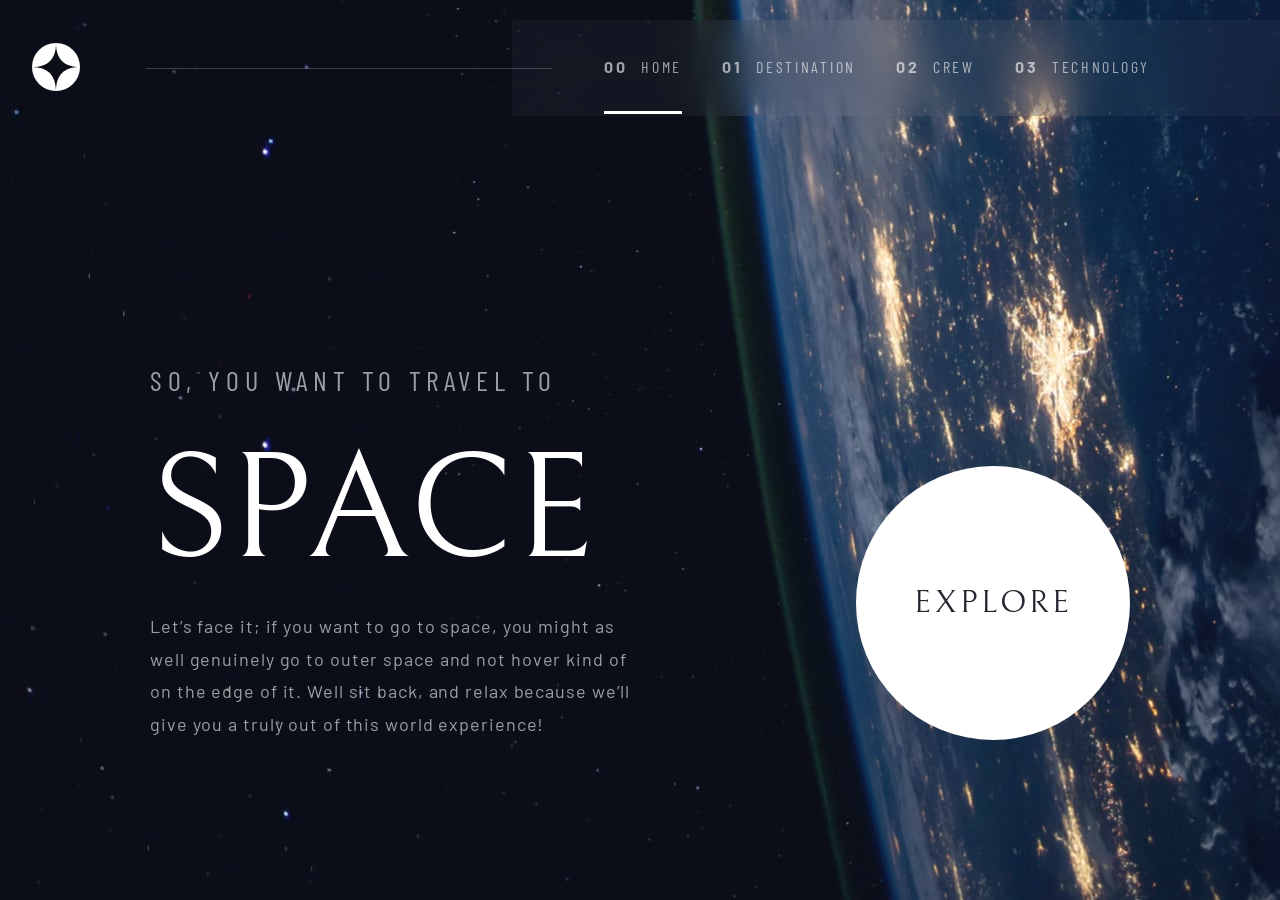
<file: FINAL SPACE-main/index.html>
<!DOCTYPE html>
<html lang="en">
<head>
  <meta charset="UTF-8">
  <meta name="viewport" content="width=device-width, initial-scale=1.0">

  <link rel="icon" type="image/png" sizes="32x32" href="./assets/favicon-32x32.png">
  
  <!-- fonts -->
  <link rel="preconnect" href="https://fonts.googleapis.com">
  <link rel="preconnect" href="https://fonts.gstatic.com" crossorigin>
  <link href="https://fonts.googleapis.com/css2?family=Barlow&family=Barlow+Condensed&family=Bellefair&display=swap" rel="stylesheet"> 

  <title>Frontend Mentor | Space tourism website</title>

  <link rel="stylesheet" href="./styles/style.css">

  <script src="https://ajax.googleapis.com/ajax/libs/jquery/3.5.1/jquery.min.js"></script>

</head>
<body>

  <header>
    <div class="logo">
      <img src='./assets/shared/logo.svg' alt='Space logo'/>
    </div>

    <nav>
      <ul class='navActive'>
        <li><a class='navLink active' href="index.html"><span class='span-number'>00</span> Home</a></li>
        <li><a class='navLink' href="destination-moon.html"><span class='span-number'>01</span> Destination</a></li>
        <li><a class='navLink' href="crew.html"><span class='span-number'>02</span> Crew</a></li>
        <li><a class='navLink' href="technology.html"><span class='span-number'>03</span> Technology</a></li>
      </ul>
    </nav>

    <div id="menuToggle">
        <span></span>
        <span></span>
        <span></span>
    </div>
  </header>

  <section id="space">
   <div>
    <h1 class='fs-h5'>So, you want to travel to</h1>
    <span class='fs-h1'>Space</span>
    <p>Let’s face it; if you want to go to space, you might as well genuinely go to 
      outer space and not hover kind of on the edge of it. Well sit back, and relax 
      because we’ll give you a truly out of this world experience!</p>
  </div>

  <div>
       <a href='destination-moon.html' class="big-btn fs-h4"> Explore</a>
  </div> 

  </section>

  <script src="app.js"></script> 
</body>
</html>
</file>
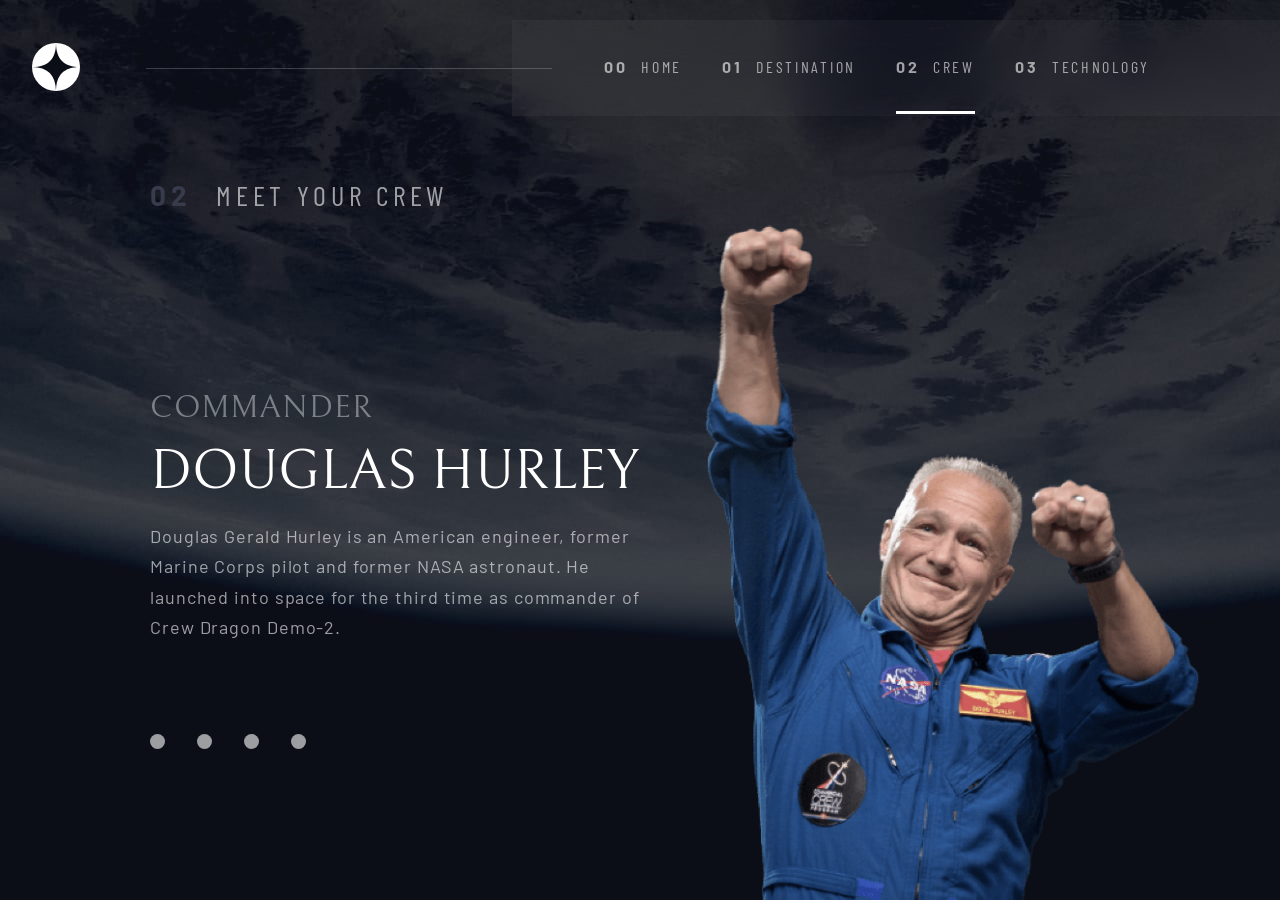
<file: FINAL SPACE-main/crew.html>
<!DOCTYPE html>
<html lang="en">
<head>
  <meta charset="UTF-8">
  <meta name="viewport" content="width=device-width, initial-scale=1.0">

  <title>Space | CREW - Commander</title>

  <link rel="icon" type="image/png" sizes="32x32" href="./assets/favicon-32x32.png">

    <!-- fonts -->
  <link rel="preconnect" href="https://fonts.googleapis.com">
  <link rel="preconnect" href="https://fonts.gstatic.com" crossorigin>
   <link href="https://fonts.googleapis.com/css2?family=Barlow&family=Barlow+Condensed&family=Bellefair&display=swap" rel="stylesheet"> 

  <link rel="stylesheet" href="./styles/style.css">
  <script src="https://ajax.googleapis.com/ajax/libs/jquery/3.5.1/jquery.min.js"></script>
  
</head>
<body>
  <header>
    <div class="logo">
      <img src='./assets/shared/logo.svg' alt='Space logo'/>
    </div>

    <nav>
      <ul>
        <li><a class='navLink' href="./index.html"><span class='span-number'>00</span> Home</a></li>
        <li><a class='navLink' href="./destination-moon.html"><span class='span-number'>01</span> Destination</a></li>
        <li><a class='navLink active' href="./crew.html"><span class='span-number'>02</span> Crew</a></li>
        <li><a class='navLink' href="technology.html"><span class='span-number'>03</span> Technology</a></li>
      </ul>
    </nav>

    <div id="menuToggle">
        <span></span>
        <span></span>
        <span></span>
    </div>
  </header>

  <section class="crew">
    <h1 class='fs-h5 uppercase pageTitle'> <span class='span-number'>02 </span> Meet your crew</h1>

    <div class='outer-container'>
      <div class='container'>
  
         <div>
          <img class='crew-img-small img' src='assets/crew/image-douglas-hurley.png' alt='Commander Douglas Hurley'/> 
          <hr/>
        </div>
     
        <div>
          <h2 class='fs-h4 uppercase title'> Commander</h2>
          <h3 class='fs-h3 uppercase subtitle'>Douglas Hurley</h3> 
          <p class='fs-18px text'>
            Douglas Gerald Hurley is an American engineer, former Marine Corps pilot 
            and former NASA astronaut. He launched into space for the third time as 
            commander of Crew Dragon Demo-2.
          </p>
        </div>
      
        <div>
          <nav class='nav-dots'>
            <ul>
              <li class='dotNav-1'><a></a></li>
              <li class='dotNav-2'><a></a></li>
              <li class='dotNav-3'><a></a></li>
              <li class='dotNav-4'><a></a></li>
            </ul>
          </nav>
        </div> 
    </div>
     <div class='container'>
       <img class='crew-img-big img2' src='assets/crew/image-douglas-hurley.png' alt='Commander Douglas Hurley'/> 
     </div> 
    </div>
 </section>


 <script src="app.js"></script> 

 <script>
   const changeContentCrew = () => {
    const title = document.querySelector('.title');
    const subtitle = document.querySelector('.subtitle');
    const text = document.querySelector('.text');
    const img = document.querySelector('.img2');
    const imgMobile = document.querySelector('.crew-img-small');

    // crew page
    const dotNav1 = document.querySelector('.dotNav-1');
    const dotNav2 = document.querySelector('.dotNav-2');
    const dotNav3 = document.querySelector('.dotNav-3');
    const dotNav4 = document.querySelector('.dotNav-4');

    dotNav1.addEventListener('click', () => {
        title.textContent = 'Commander';
        subtitle.textContent = 'Douglas Hurley';
        text.textContent = 'Douglas Gerald Hurley is an American engineer, former Marine Corps pilot and former NASA astronaut. He launched into space for the third time as commander of Crew Dragon Demo-2.';
        img.src = 'assets/crew/image-douglas-hurley.png';
        imgMobile.src = 'assets/crew/image-douglas-hurley.png';
        dotNav1.classList.add('active');
        dotNav2.classList.remove('active');
        dotNav3.classList.remove('active');
        dotNav4.classList.remove('active');
    })

    dotNav2.addEventListener('click', () => {
        title.textContent = 'Mission Specialist';
        subtitle.textContent = 'MARK SHUTTLEWORTH';
        text.textContent = 'Mark Richard Shuttleworth is the founder and CEO of Canonical, the company behind the Linux-based Ubuntu operating system. Shuttleworth became the first South African to travel to space as a space tourist.';
        img.src = 'assets/crew/image-mark-shuttleworth.png';
        imgMobile.src = 'assets/crew/image-mark-shuttleworth.png';
        dotNav1.classList.remove('active');
        dotNav2.classList.add('active');
        dotNav3.classList.remove('active');
        dotNav4.classList.remove('active');
    })

    dotNav3.addEventListener('click', () => {
        title.textContent = 'PILOT';
        subtitle.textContent = 'Victor Glover';
        text.textContent = 'Pilot on the first operational flight of the SpaceX Crew Dragon to the International Space Station. Glover is a commander in the U.S. Navy where he pilots an F/A-18.He was a crew member of Expedition 64, and served as a station systems flight engineer. ';
        img.src = 'assets/crew/image-victor-glover.png';
        imgMobile.src = 'assets/crew/image-victor-glover.png';
        dotNav1.classList.remove('active');
        dotNav2.classList.remove('active');
        dotNav3.classList.add('active');
        dotNav4.classList.remove('active');
    })

    dotNav4.addEventListener('click', () => {
        title.textContent = 'Flight Engineer';
        subtitle.textContent = 'Anousheh Ansari';
        text.textContent = 'Anousheh Ansari is an Iranian American engineer and co-founder of Prodea Systems. Ansari was the fourth self-funded space tourist, the first self-funded woman to fly to the ISS, and the first Iranian in space. ';
        img.src = 'assets/crew/image-anousheh-ansari.png';
        imgMobile.src = 'assets/crew/image-anousheh-ansari.png';
        dotNav1.classList.remove('active');
        dotNav2.classList.remove('active');
        dotNav3.classList.remove('active');
        dotNav4.classList.add('active');
    })

}

changeContentCrew();
 </script>

</body>
</html>
</file>
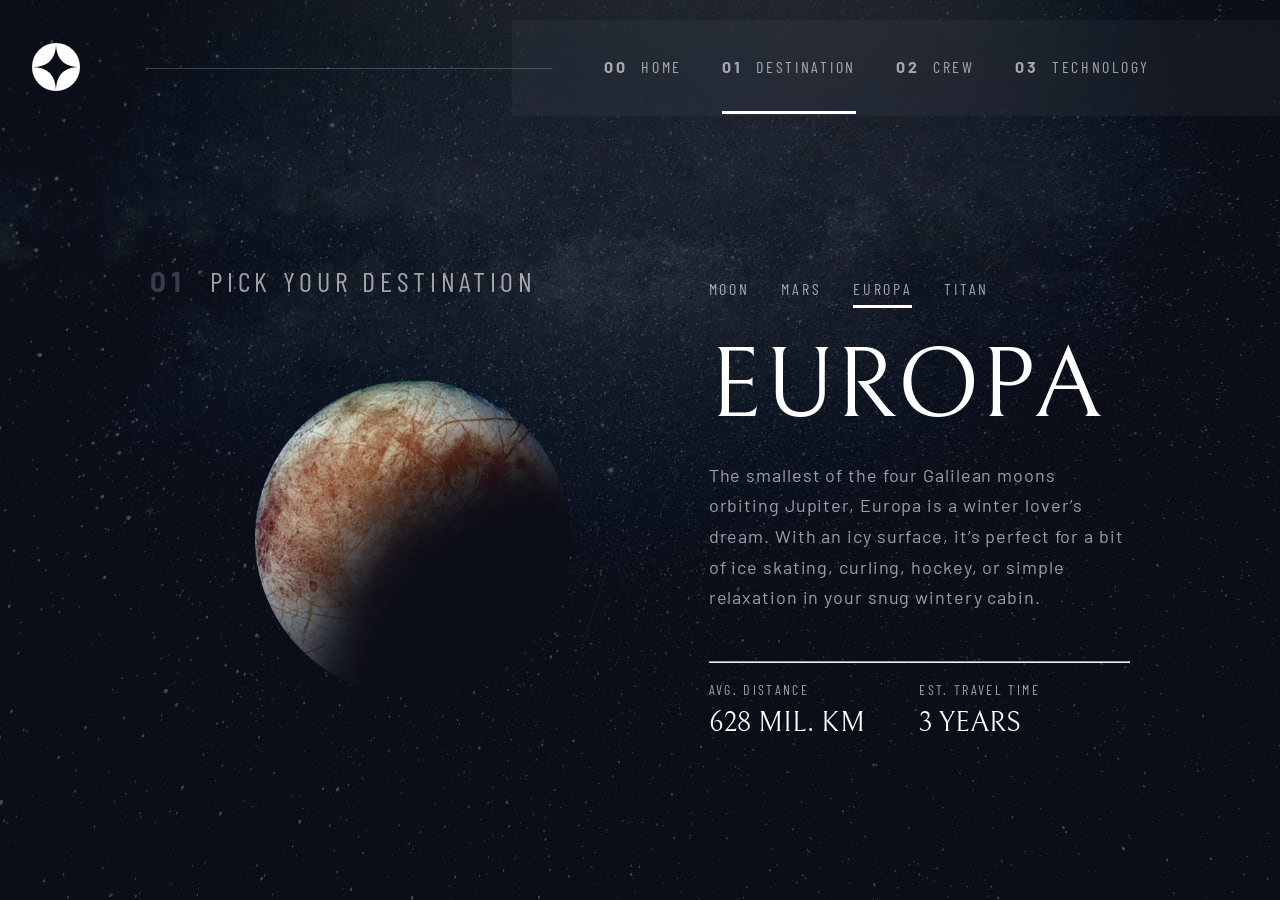
<file: FINAL SPACE-main/destination-europa.html>
<!DOCTYPE html>
<html lang="en">
<head>
  <meta charset="UTF-8">
  <meta name="viewport" content="width=device-width, initial-scale=1.0">

  <title>Space | Destination - Europa</title>

  <link rel="icon" type="image/png" sizes="32x32" href="./assets/favicon-32x32.png">

    <!-- fonts -->
    <link rel="preconnect" href="https://fonts.googleapis.com">
    <link rel="preconnect" href="https://fonts.gstatic.com" crossorigin>
    <link href="https://fonts.googleapis.com/css2?family=Barlow&family=Barlow+Condensed&family=Bellefair&display=swap" rel="stylesheet"> 

  <link rel="stylesheet" href="./styles/style.css">
  <script src="https://ajax.googleapis.com/ajax/libs/jquery/3.5.1/jquery.min.js"></script>

</head>
<body>

  <header>
    <div class="logo">
      <img src='./assets/shared/logo.svg' alt='Space logo'/>
    </div>

    <nav>
      <ul>
        <li><a class='navLink' href="./index.html"><span class='span-number'>00</span> Home</a></li>
        <li><a class='navLink active' href="./destination-moon.html"><span class='span-number'>01</span> Destination</a></li>
        <li><a class='navLink' href="crew.html"><span class='span-number'>02</span> Crew</a></li>
        <li><a class='navLink' href="technology.html"><span class='span-number'>03</span> Technology</a></li>
      </ul>
    </nav>

    <div id="menuToggle">
      <!-- <input type="checkbox" /> -->
        <span></span>
        <span></span>
        <span></span>
    </div>

  </header>

  <section class="destination">
    <div class='container'>
      <h1 class='fs-h5 uppercase'> <span class='span-number'>01 </span> Pick your destination</h1>
      <img id='image' src='assets/destination/image-europa.png' alt='Moon'/>
    </div>
 
   <div class='container'>
     <nav>
       <ul class='uppercase'>
         <li><a href='destination-moon.html'>Moon</a></li>
         <li><a href='destination-mars.html'>Mars</a></li>
         <li><a class='active'  href='destination-europa.html'>Europa</a></li>
         <li><a href="destination-titan.html">Titan</a></li>
       </ul>
     </nav>

     <h2 class='fs-h2 uppercase'>
      Europa
    </h2>

    <p class='fs-18px '>
      The smallest of the four Galilean moons orbiting Jupiter, Europa is a 
      winter lover’s dream. With an icy surface, it’s perfect for a bit of 
      ice skating, curling, hockey, or simple relaxation in your snug 
      wintery cabin.
    </p>
    <hr>

    <div class='destination-data'>
     <div>
        <p class='fs-14px uppercase'>Avg. distance</p>
        <h5 class='fs-h5 uppercase'>  628 mil. km</h5>
      </div> 
      <div>
        <p class=' fs-14px uppercase'>  Est. travel time</p>
        <h5 class='fs-h5 uppercase'>  3 years</h5>
      </div>
 
    </div>

   </div> 
 
 </section>

 <script src="app.js"></script> 
</body>

</html>
</file>
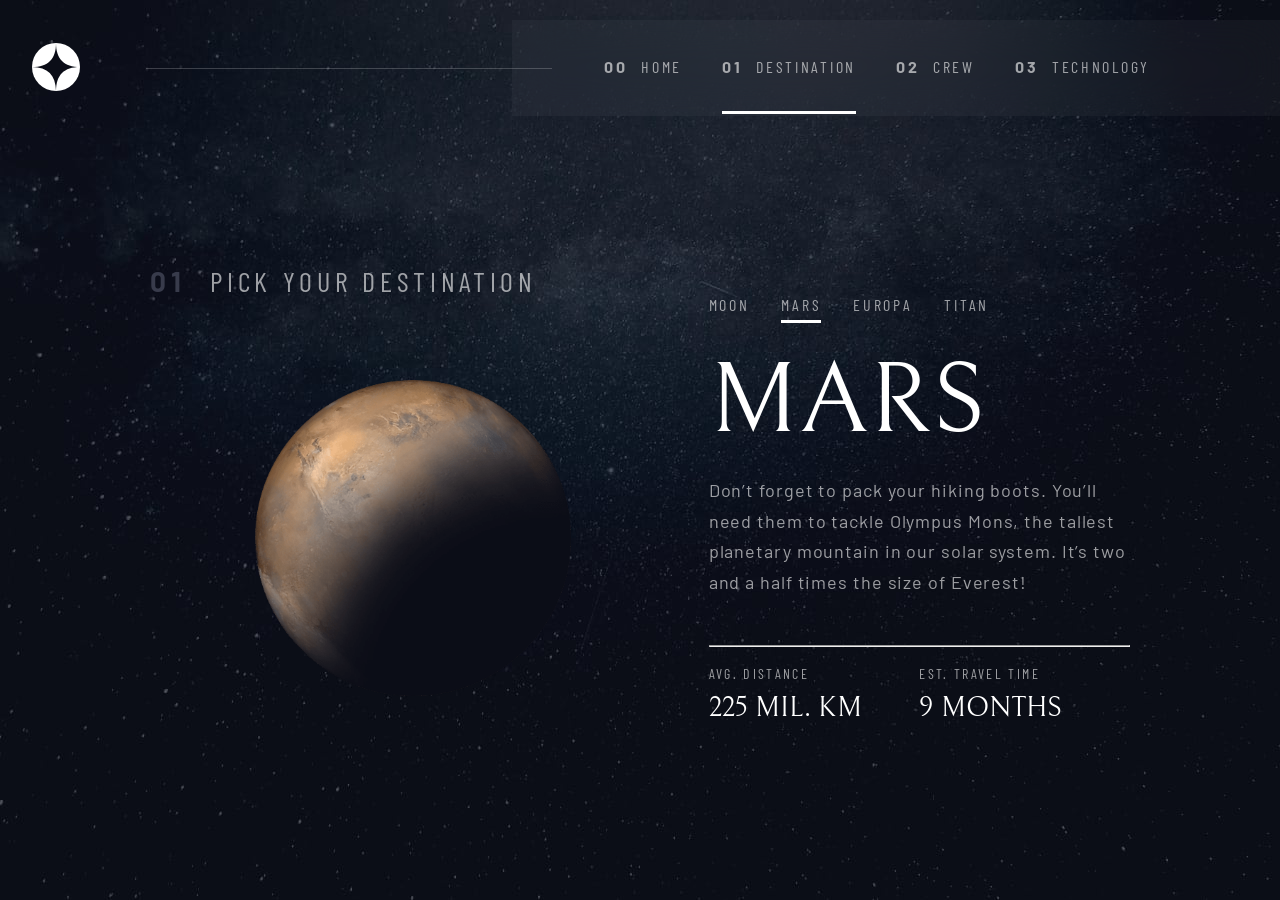
<file: FINAL SPACE-main/destination-mars.html>
<!DOCTYPE html>
<html lang="en">
<head>
  <meta charset="UTF-8">
  <meta name="viewport" content="width=device-width, initial-scale=1.0">

  <title>Space | Destination - Mars</title>

  <link rel="icon" type="image/png" sizes="32x32" href="./assets/favicon-32x32.png">

    <!-- fonts -->
    <link rel="preconnect" href="https://fonts.googleapis.com">
    <link rel="preconnect" href="https://fonts.gstatic.com" crossorigin>
    <link href="https://fonts.googleapis.com/css2?family=Barlow&family=Barlow+Condensed&family=Bellefair&display=swap" rel="stylesheet"> 

  <link rel="stylesheet" href="./styles/style.css">
  
  <script src="https://ajax.googleapis.com/ajax/libs/jquery/3.5.1/jquery.min.js"></script>
</head>
<body>
  <header>
    <div class="logo">
      <img src='./assets/shared/logo.svg' alt='Space logo'/>
    </div>

    <nav>
      <ul>
        <li><a class='navLink' href="./index.html"><span class='span-number'>00</span> Home</a></li>
        <li><a class='navLink active' href="./destination-moon.html"><span class='span-number'>01</span> Destination</a></li>
        <li><a class='navLink' href="crew.html"><span class='span-number'>02</span> Crew</a></li>
        <li><a class='navLink' href="technology.html"><span class='span-number'>03</span> Technology</a></li>
      </ul>
    </nav>

    <div id="menuToggle">
        <span></span>
        <span></span>
        <span></span>
    </div>

  </header>

  <section class="destination">
    <div class='container'>
      <h1 class='fs-h5 uppercase'> <span class='span-number'>01 </span> Pick your destination</h1>
      <img id='image' src='assets/destination/image-mars.png' alt='Mars'/>
    </div>
 
   <div class='container'>
    <nav>
      <ul class='uppercase'>
       <li><a class='navLink ' href='destination-moon.html'>Moon</a></li>
       <li><a class='navLink active' href='destination-mars.html'>Mars</a></li>
       <li><a class='navLink' href='destination-europa.html'>Europa</a></li>
       <li><a class='navLink' href="destination-titan.html">Titan</a></li>
      </ul>
    </nav>

     <h2 class='fs-h2 uppercase'>
      Mars
    </h2>

    <p class='fs-18px '>
      Don’t forget to pack your hiking boots. You’ll need them to tackle Olympus Mons, 
      the tallest planetary mountain in our solar system. It’s two and a half times 
      the size of Everest!
    </p>
    <hr>

    <div class='destination-data'>
     <div>
        <p class='fs-14px uppercase'>Avg. distance</p>
        <h5 class='fs-h5 uppercase'>225 mil. km</h5>
      </div> 
      <div>
        <p class=' fs-14px uppercase'>  Est. travel time</p>
        <h5 class='fs-h5 uppercase'> 9 months
        </h5>
      </div>
 
    </div>

   </div> 
 
 </section>
 
 <script src="app.js"></script> 
</body>

</html>
</file>
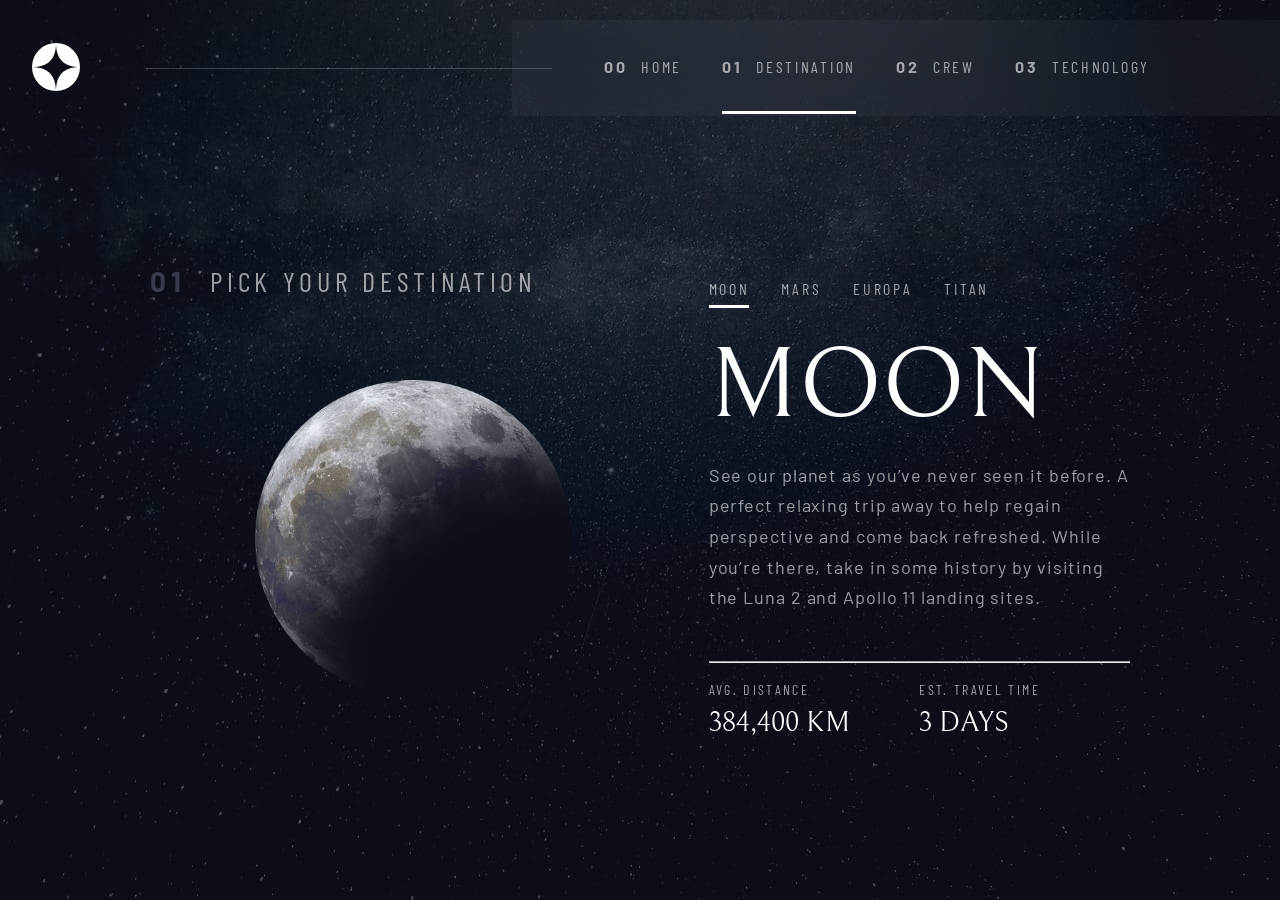
<file: FINAL SPACE-main/destination-moon.html>
<!DOCTYPE html>
<html lang="en">
<head>
  <meta charset="UTF-8">
  <meta name="viewport" content="width=device-width, initial-scale=1.0">

  <link rel="icon" type="image/png" sizes="32x32" href="./assets/favicon-32x32.png">
  
  <title>Space | Destination - Moon</title>
    <!-- fonts -->
    <link rel="preconnect" href="https://fonts.googleapis.com">
    <link rel="preconnect" href="https://fonts.gstatic.com" crossorigin>
    <link href="https://fonts.googleapis.com/css2?family=Barlow&family=Barlow+Condensed&family=Bellefair&display=swap" rel="stylesheet"> 

  <link rel="stylesheet" href="./styles/style.css">
  <script></script>

  <script src="https://ajax.googleapis.com/ajax/libs/jquery/3.5.1/jquery.min.js"></script>
</head>
<body>
  <header>
    <div class="logo">
      <img src='./assets/shared/logo.svg' alt='Space logo'/>
    </div>

    <nav>
      <ul>
        <li><a href="./index.html"><span class='span-number'>00</span> Home</a></li>
        <li><a class='active' href="./destination-moon.html"><span class='span-number'>01</span> Destination</a></li>
        <li><a class='navLink' href="crew.html"><span class='span-number'>02</span> Crew</a></li>
        <li><a href="technology.html"><span class='span-number'>03</span> Technology</a></li>
      </ul>
    </nav>

    <div id="menuToggle">
      <!-- <input type="checkbox" /> -->
        <span></span>
        <span></span>
        <span></span>
    </div>
  </header>

  <section class="destination">

    <div class='container'>
      <h1 class='fs-h5 uppercase pageTitle'> <span class='span-number'>01 </span> Pick your destination</h1>
      <img src='assets/destination/image-moon.png' alt='Moon'/>
    </div>
 
   <div class='container'>
     <nav>
       <ul class='uppercase'>
        <li><a class='active' href='destination-moon.html'>Moon</a></li>
        <li><a href='destination-mars.html'>Mars</a></li>
        <li><a href='destination-europa.html'>Europa</a></li>
        <li><a href="destination-titan.html">Titan</a></li>
       </ul>
     </nav>

     <h2 class='fs-h2 uppercase'>
      Moon
    </h2>

    <p class='fs-18px '>
      See our planet as you’ve never seen it before. A perfect relaxing trip away to help 
      regain perspective and come back refreshed. While you’re there, take in some history 
      by visiting the Luna 2 and Apollo 11 landing sites.

    </p>
    <hr>

    <div class='destination-data'>
     <div>
        <p class='fs-14px uppercase'>Avg. distance</p>
        <h5 class='fs-h5 uppercase'>384,400 km</h5>
      </div> 
      <div>
        <p class=' fs-14px uppercase'>  Est. travel time</p>
        <h5 class='fs-h5 uppercase'>3 days </h5>
      </div>
    </div>
   </div> 
 
 </section>


 <script src="app.js"></script> 
</body>
</html>
</file>
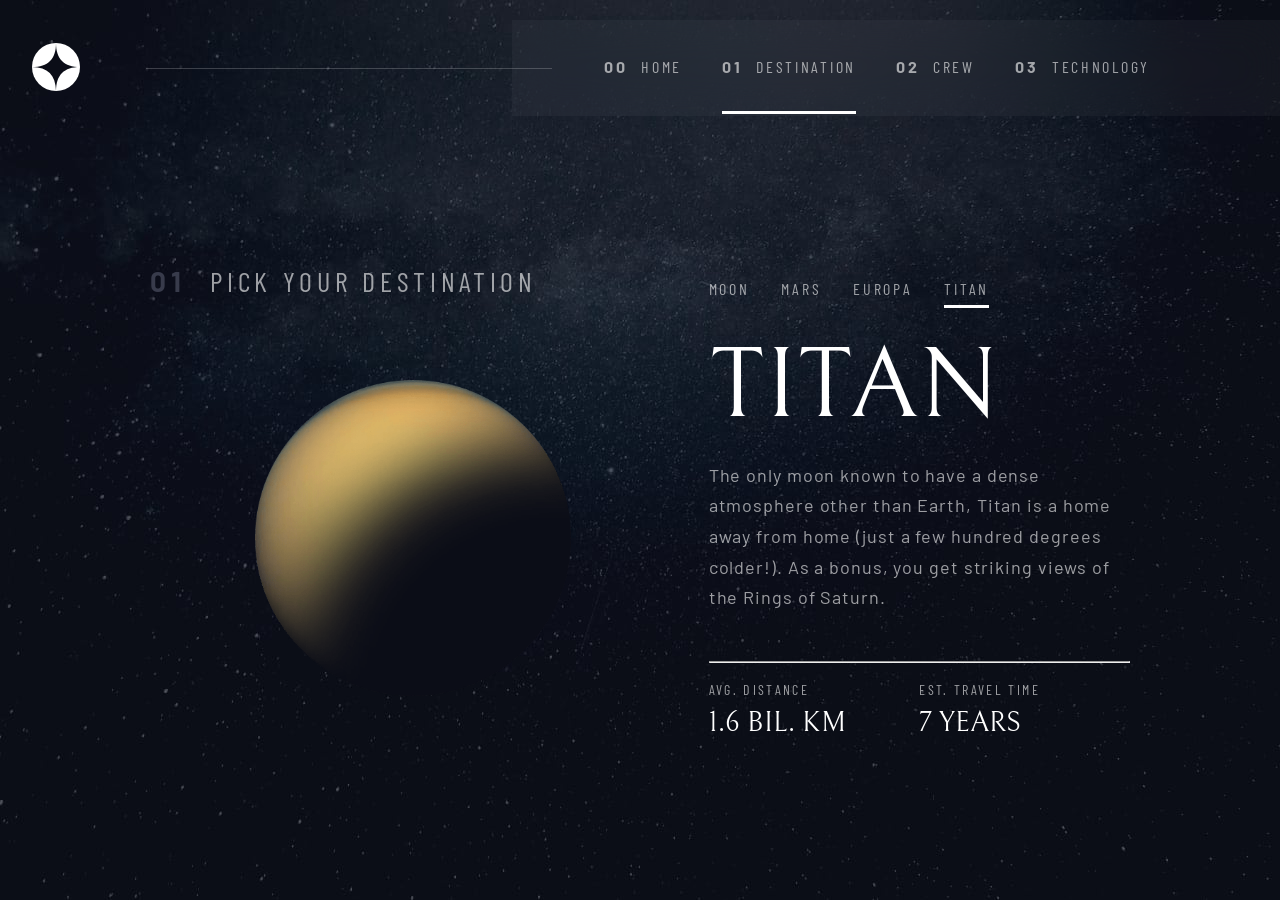
<file: FINAL SPACE-main/destination-titan.html>
<!DOCTYPE html>
<html lang="en">
<head>
  <meta charset="UTF-8">
  <meta name="viewport" content="width=device-width, initial-scale=1.0">
  <title>Space | Destination - Titan</title>
  <link rel="icon" type="image/png" sizes="32x32" href="./assets/favicon-32x32.png">

    <!-- fonts -->
    <link rel="preconnect" href="https://fonts.googleapis.com">
    <link rel="preconnect" href="https://fonts.gstatic.com" crossorigin>
    <link href="https://fonts.googleapis.com/css2?family=Barlow&family=Barlow+Condensed&family=Bellefair&display=swap" rel="stylesheet"> 

  <link rel="stylesheet" href="./styles/style.css">
  <script src="https://ajax.googleapis.com/ajax/libs/jquery/3.5.1/jquery.min.js"></script>

</head>
<body>
  <header>
    <div class="logo">
      <img src='./assets/shared/logo.svg' alt='Space logo'/>
    </div>

    <nav>
      <ul>
        <li><a href="./index.html"><span class='span-number'>00</span> Home</a></li>
        <li><a class='active' href="./destination-moon.html"><span class='span-number'>01</span> Destination</a></li>
        <li><a href="crew.html"><span class='span-number'>02</span> Crew</a></li>
        <li><a href="technology.html"><span class='span-number'>03</span> Technology</a></li>
      </ul>
    </nav>

    <div id="menuToggle">
        <span></span>
        <span></span>
        <span></span>
    </div>
    
  </header>

  <section class="destination">

    <div class='container'>
      <h1 class='fs-h5 uppercase'> <span class='span-number'>01 </span> Pick your destination</h1>
      <img src='assets/destination/image-titan.png' alt='Titan'/>
    </div>
 
   <div class='container'>
     <nav>
       <ul class='uppercase'>
        <li><a href='destination-moon.html'>Moon</a></li>
        <li><a href='destination-mars.html'>Mars</a></li>
        <li><a href='destination-europa.html'>Europa</a></li>
        <li><a class='active' href="'destination-titan.html">Titan</a></li>
       </ul>
     </nav>

     <h2 class='fs-h2 uppercase'>
      Titan
    </h2>

    <p class='fs-18px '>
      The only moon known to have a dense atmosphere other than Earth, Titan 
      is a home away from home (just a few hundred degrees colder!). As a 
      bonus, you get striking views of the Rings of Saturn.
    </p>
    <hr>

    <div class='destination-data'>
     <div>
        <p class='fs-14px uppercase'>Avg. distance</p>
        <h5 class='fs-h5 uppercase'>1.6 bil. km</h5>
      </div> 
      <div>
        <p class=' fs-14px uppercase'>  Est. travel time</p>
        <h5 class='fs-h5 uppercase'>7 years</h5>
      </div>
    </div>
   </div> 
 
 </section>
 
 <script src="app.js"></script> 

</body>
</html>
</file>
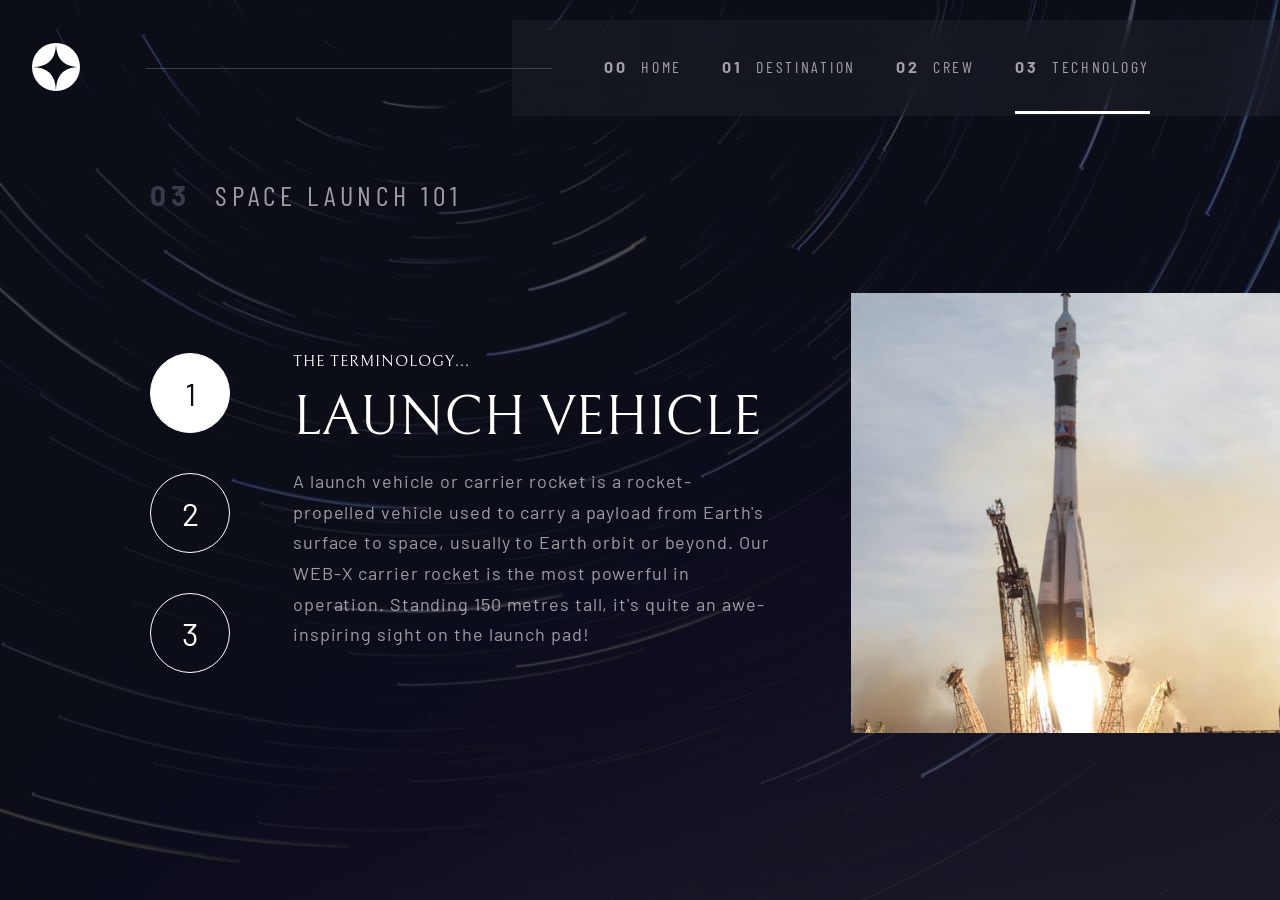
<file: FINAL SPACE-main/technology.html>
<!DOCTYPE html>

<html lang="en">
<head>
  <meta charset="UTF-8">
  <meta name="viewport" content="width=device-width, initial-scale=1.0">

  <link rel="icon" type="image/png" sizes="32x32" href="./assets/favicon-32x32.png">

    <!-- fonts -->
    <link rel="preconnect" href="https://fonts.googleapis.com">
    <link rel="preconnect" href="https://fonts.gstatic.com" crossorigin>
    <link href="https://fonts.googleapis.com/css2?family=Barlow&family=Barlow+Condensed&family=Bellefair&display=swap" rel="stylesheet"> 

  <link rel="stylesheet" href="./styles/style.css">
  <script src="https://ajax.googleapis.com/ajax/libs/jquery/3.5.1/jquery.min.js"></script>
  
  <title>Space | Technology - Lauch Vehicle</title>
</head>
<body>
  <header>
    <div class="logo">
      <img src='./assets/shared/logo.svg' alt='Space logo'/>
    </div>

    <nav>
      <ul>
        <li><a class='navLink' href="./index.html"><span class='span-number'>00</span> Home</a></li>
        <li><a class='navLink' href="./destination-moon.html"><span class='span-number'>01</span> Destination</a></li>
        <li><a class='navLink' href="crew.html"><span class='span-number'>02</span> Crew</a></li>
        <li><a class='navLink active' href="technology.html"><span class='span-number'>03</span> Technology</a></li>
      </ul>
    </nav>

    <div id="menuToggle">
      <!-- <input type="checkbox" /> -->
        <span></span>
        <span></span>
        <span></span>
    </div>
  </header>

  <section class="technology">
    <h1 class='fs-h5 uppercase pageTitle'> <span class='span-number'>03 </span>Space launch 101</h1>

    <div>
      <img class='landscape-img' src='assets/technology/image-launch-vehicle-landscape.jpg' alt=''Space website - technology launch vehicle image/>
    </div>


    <div>
      <div class='container'>
  

        <div class='container-inner'>
          <nav>
            <ul>
              <li class='active nav-tech1'>1</li>
              <li class='nav-tech2'>2</li>
              <li class='nav-tech3'>3</li>
            </ul>
          </nav>
          <div>
            <h2 class='fs-16px uppercase title'>The terminology...</h2>
            <h3 class='fs-h3 uppercase subtitle'>Launch vehicle</h3>
            <p class='fs-18px text'>A launch vehicle or carrier rocket is a rocket-propelled vehicle used to carry a 
              payload from Earth's surface to space, usually to Earth orbit or beyond. Our 
              WEB-X carrier rocket is the most powerful in operation. Standing 150 metres tall, 
              it's quite an awe-inspiring sight on the launch pad!
            </p>

          </div>
        </div>

      </div>
  
      <div class='container'>
      <img class='portrait-img' src='assets/technology/image-launch-vehicle-portrait.jpg' alt='x'/>
      </div> 
    </div>
 
 </section>


 <script src="app.js"></script> 
 <script>

   
const changeContentTech = () => {
    const title = document.querySelector('.title');
    const subtitle = document.querySelector('.subtitle');
    const text = document.querySelector('.text');

    const mobileImg = document.querySelector('.landscape-img');
    const desktopImg = document.querySelector('.portrait-img');


    // technology page
    const navTech1 = document.querySelector('.nav-tech1');
    const navTech2 = document.querySelector('.nav-tech2');
    const navTech3 = document.querySelector('.nav-tech3');

    navTech1.addEventListener('click', () => {
        title.textContent = 'The terminology...';
        subtitle.textContent = 'Launch vehicle';
        text.textContent = `A launch vehicle or carrier rocket is a rocket-propelled vehicle used to carry a payload from Earth's surface to space, usually to Earth orbit or beyond. Our WEB-X carrier rocket is the most powerful in operation. Standing 150 metres tall, it's quite an awe-inspiring sight on the launch pad!`;
        mobileImg.src = 'assets/technology/image-launch-vehicle-landscape.jpg';
        desktopImg .src = 'assets/technology/image-launch-vehicle-portrait.jpg';
        navTech1.classList.add("active");
        navTech2.classList.remove("active");
        navTech3.classList.remove("active");
    })

    navTech2.addEventListener('click', () => {
        title.textContent = 'The terminology...';
        subtitle.textContent = 'Spaceport';
        text.textContent = `A spaceport or cosmodrome is a site for launching (or receiving) spacecraft, by analogy to the seaport for ships or airport for aircraft. Based in the famous Cape Canaveral, our spaceport is ideally situated to take advantage of the Earth’s rotation for launch.`;
        mobileImg.src = 'assets/technology/image-spaceport-landscape.jpg';
        desktopImg .src = 'assets/technology/image-spaceport-portrait.jpg';
        navTech2.classList.add("active");
        navTech1.classList.remove("active");
        navTech3.classList.remove("active");
    })

    navTech3.addEventListener('click', () => {
        title.textContent = 'The terminology...';
        subtitle.textContent = ' Space capsule';
        text.textContent = `  A space capsule is an often-crewed spacecraft that uses a blunt-body reentry 
  capsule to reenter the Earth's atmosphere without wings. Our capsule is where 
  you'll spend your time during the flight. It includes a space gym, cinema, 
  and plenty of other activities to keep you entertained.`;
      mobileImg.src = 'assets/technology/image-space-capsule-landscape.jpg';
      desktopImg .src = 'assets/technology/image-space-capsule-portrait.jpg';
      navTech3.classList.add("active");
      navTech1.classList.remove("active");
      navTech2.classList.remove("active");
    })
}

changeContentTech();

  </script>
</body>
</html>
</file>
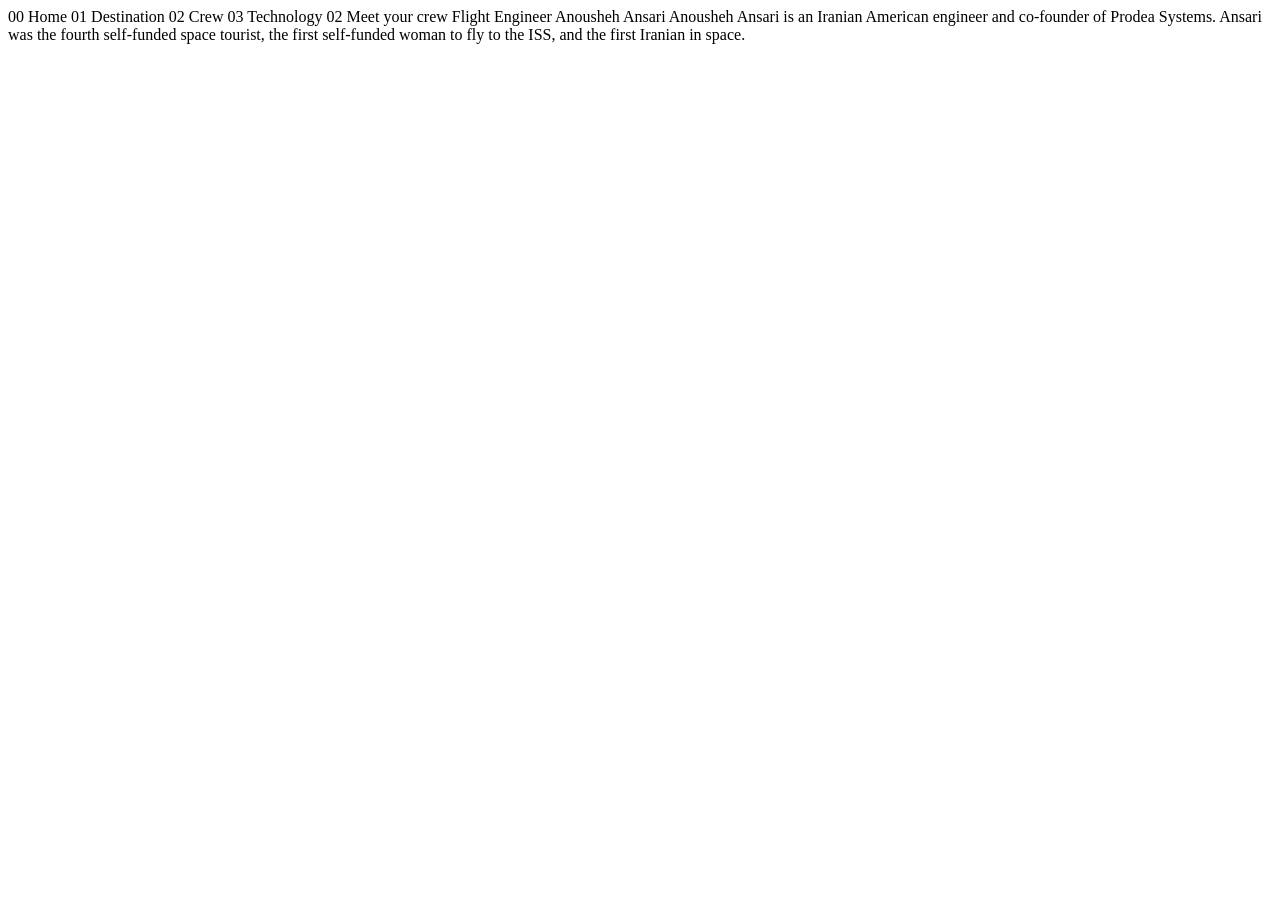
<file: FINAL SPACE-main/pages/crew-engineer.html>
<!DOCTYPE html>
<html lang="en">
<head>
  <meta charset="UTF-8">
  <meta name="viewport" content="width=device-width, initial-scale=1.0">

  <link rel="icon" type="image/png" sizes="32x32" href="./assets/favicon-32x32.png">
  
  <title>Frontend Mentor | Space tourism website</title>
</head>
<body>

  00 Home
  01 Destination
  02 Crew
  03 Technology

  02 Meet your crew

  Flight Engineer
  Anousheh Ansari

  Anousheh Ansari is an Iranian American engineer and co-founder of Prodea Systems. 
  Ansari was the fourth self-funded space tourist, the first self-funded woman to 
  fly to the ISS, and the first Iranian in space. 
</body>
</html>
</file>
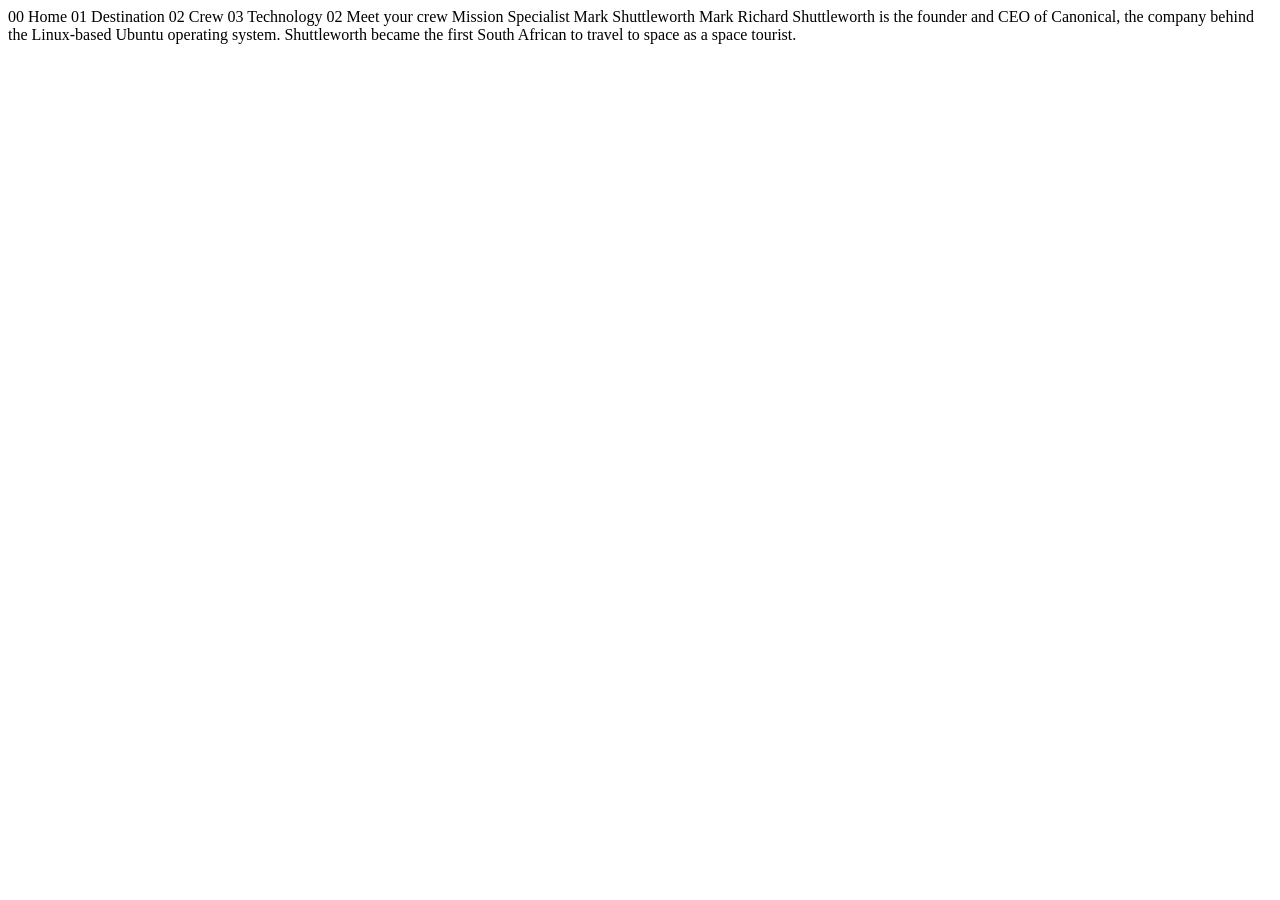
<file: FINAL SPACE-main/pages/crew-specialist.html>
<!DOCTYPE html>
<html lang="en">
<head>
  <meta charset="UTF-8">
  <meta name="viewport" content="width=device-width, initial-scale=1.0">

  <link rel="icon" type="image/png" sizes="32x32" href="./assets/favicon-32x32.png">
  
  <title>Frontend Mentor | Space tourism website</title>
</head>
<body>

  00 Home
  01 Destination
  02 Crew
  03 Technology

  02 Meet your crew

  Mission Specialist
  Mark Shuttleworth

  Mark Richard Shuttleworth is the founder and CEO of Canonical, the company behind 
  the Linux-based Ubuntu operating system. Shuttleworth became the first South 
  African to travel to space as a space tourist.
</body>
</html>
</file>
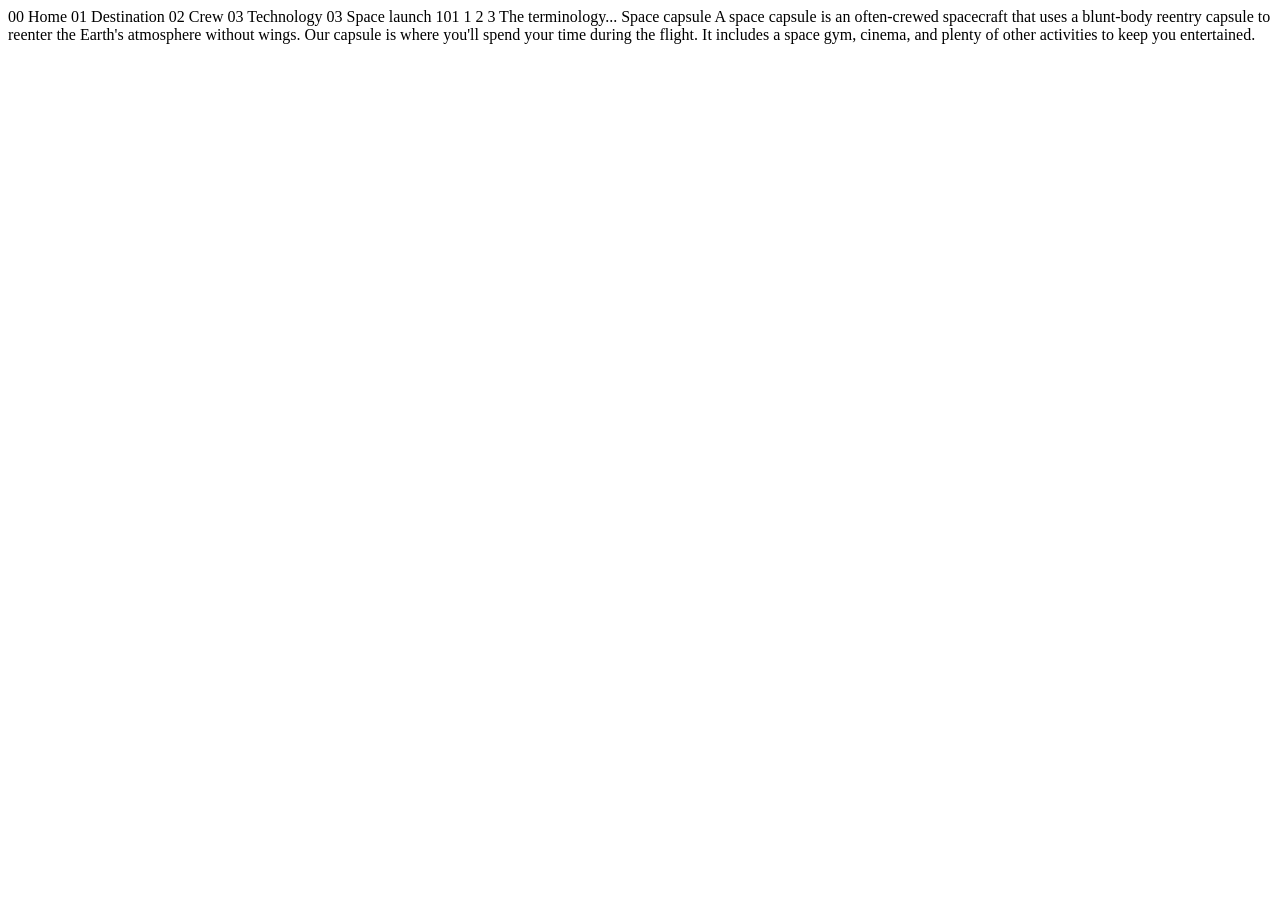
<file: FINAL SPACE-main/pages/technology-capsule.html>
<!DOCTYPE html>
<html lang="en">
<head>
  <meta charset="UTF-8">
  <meta name="viewport" content="width=device-width, initial-scale=1.0">

  <link rel="icon" type="image/png" sizes="32x32" href="./assets/favicon-32x32.png">
  
  <title>Frontend Mentor | Space tourism website</title>
</head>
<body>

  00 Home
  01 Destination
  02 Crew
  03 Technology

  03 Space launch 101

  1
  2
  3

  The terminology...
  Space capsule

  A space capsule is an often-crewed spacecraft that uses a blunt-body reentry 
  capsule to reenter the Earth's atmosphere without wings. Our capsule is where 
  you'll spend your time during the flight. It includes a space gym, cinema, 
  and plenty of other activities to keep you entertained.
</body>
</html>
</file>
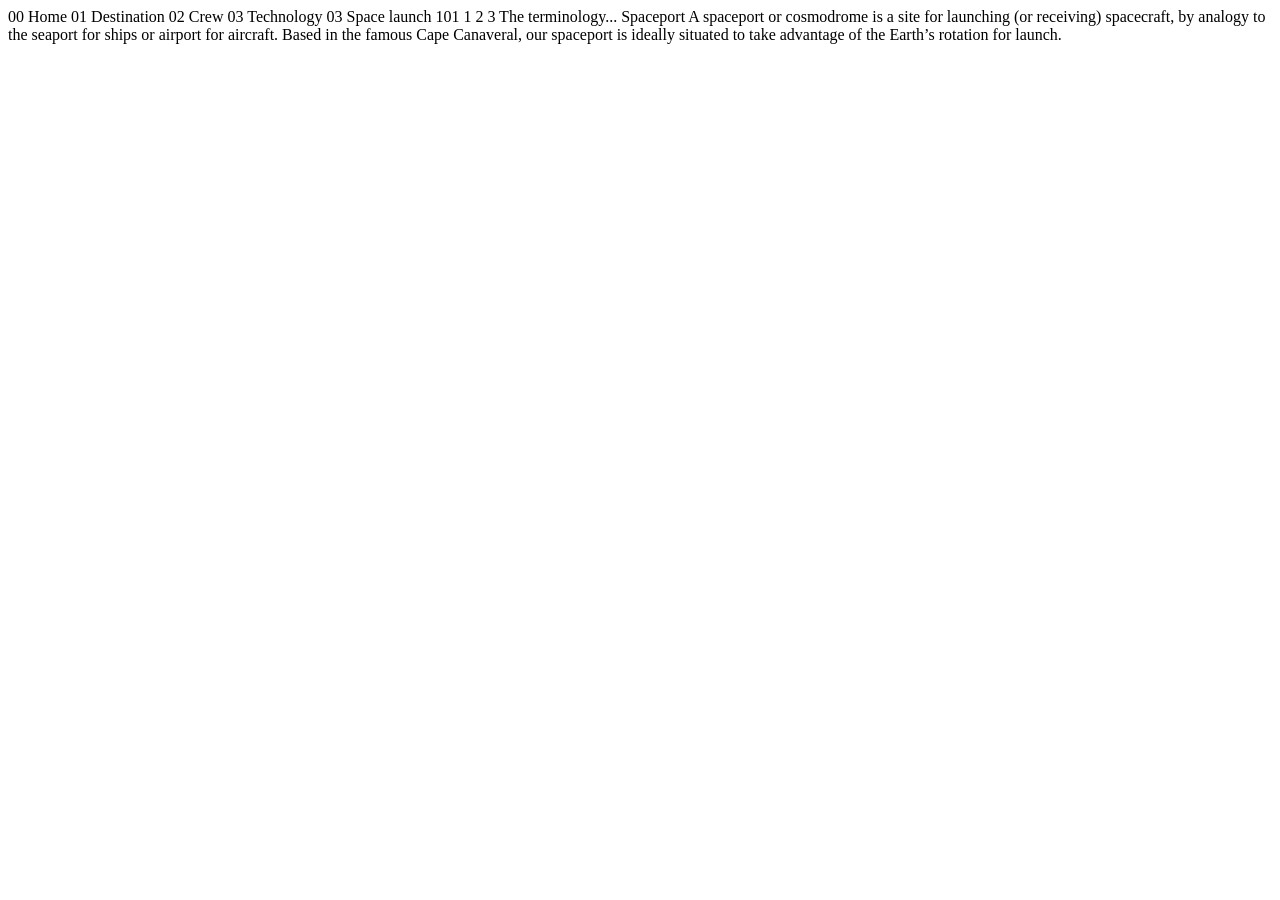
<file: FINAL SPACE-main/pages/technology-spaceport.html>
<!DOCTYPE html>
<html lang="en">
<head>
  <meta charset="UTF-8">
  <meta name="viewport" content="width=device-width, initial-scale=1.0">

  <link rel="icon" type="image/png" sizes="32x32" href="./assets/favicon-32x32.png">
  
  <title>Frontend Mentor | Space tourism website</title>
</head>
<body>

  00 Home
  01 Destination
  02 Crew
  03 Technology

  03 Space launch 101

  1
  2
  3

  The terminology...
  Spaceport

  A spaceport or cosmodrome is a site for launching (or receiving) spacecraft, 
  by analogy to the seaport for ships or airport for aircraft. Based in the 
  famous Cape Canaveral, our spaceport is ideally situated to take advantage 
  of the Earth’s rotation for launch.
</body>
</html>
</file>
<file: FINAL SPACE-main/styles/style.css>
*,
*::before,
*::after {
  margin: 0;
  padding: 0;
  -webkit-box-sizing: border-box;
          box-sizing: border-box;
}

a {
  text-decoration: none;
}

ul {
  list-style: none;
}

.fs-h1 {
  font-size: 150px;
  line-height: 1.1;
}

.fs-h2 {
  font-size: 100px;
  line-height: 1.1;
}

.fs-h3 {
  font-size: 56px;
  line-height: 1.1;
}

.fs-h4 {
  font-size: 32px;
  line-height: 1.1;
}

.fs-h5 {
  font-size: 28px;
  line-height: 1.1;
}

.fs-18px {
  font-size: 18px;
  line-height: 1.7em;
  font-family: "Barlow", sans-serif;
}

.fs-16px {
  font-size: 16px;
  line-height: 1.1;
}

.fs-14px {
  font-size: 14px;
  line-height: 1.1;
}

.uppercase {
  text-transform: uppercase;
}

h1, h2, h3, h4 {
  font-family: "Bellefair", serif;
  font-weight: 400;
}

h5 {
  font-family: "Bellefair", serif;
  font-weight: 400;
}

p {
  font-family: "Barlow", sans-serif;
  font-weight: 400;
  max-width: 50ch;
  font-size: 18px;
  line-height: 1.8em;
  letter-spacing: 0.05em;
  color: rgba(255, 255, 255, 0.6);
}

.span-number {
  font-weight: 700;
  padding-right: 0.5em;
  color: rgba(255, 255, 255, 0.6);
  font-family: "Barlow", sans-serif !important;
}

h1.pageTitle {
  height: 100%;
  font-family: "Barlow Condensed", sans-serif;
  color: rgba(255, 255, 255, 0.6);
  letter-spacing: 4.7px;
}

h1.pageTitle .span-number {
  color: #383B4B;
}

@media only screen and (max-width: 1000px) {
  h1.pageTitle {
    margin-top: 1em;
    font-size: 20px;
    text-align: left;
    margin-left: -0.5em;
  }
}

@media only screen and (max-width: 560px) {
  h1.pageTitle {
    font-size: 16px;
    text-align: center;
    margin-top: 0;
    letter-spacing: 2.7px;
  }
}

header {
  position: absolute;
  width: 100%;
  top: 20px;
  right: 0;
  z-index: 144;
  height: 96px;
  display: -webkit-box;
  display: -ms-flexbox;
  display: flex;
  -webkit-box-align: center;
      -ms-flex-align: center;
          align-items: center;
  -webkit-box-pack: center;
      -ms-flex-pack: center;
          justify-content: center;
}

header:before {
  content: '';
  position: relative;
  top: 0%;
  left: 0em;
  -webkit-box-ordinal-group: 2;
      -ms-flex-order: 1;
          order: 1;
  z-index: 888;
  margin-left: 6em;
  margin-right: -2.5em;
  width: 100%;
  height: 1px;
  background-color: rgba(255, 255, 255, 0.2);
}

@media only screen and (max-width: 1000px) {
  header {
    top: 0px;
    -webkit-box-align: center;
        -ms-flex-align: center;
            align-items: center;
    -webkit-box-pack: center;
        -ms-flex-pack: center;
            justify-content: center;
  }
  header:before {
    width: 0;
  }
}

@media only screen and (max-width: 560px) {
  header {
    top: 0px;
    -webkit-box-align: center;
        -ms-flex-align: center;
            align-items: center;
    -webkit-box-pack: justify;
        -ms-flex-pack: justify;
            justify-content: space-between;
  }
  header:before {
    width: 0;
  }
}

header .logo {
  width: 50px;
  height: 50px;
  padding-left: 2em;
  display: block;
}

@media only screen and (max-width: 560px) {
  header .logo {
    width: 40px;
    height: 40px;
  }
}

header nav {
  min-width: 60vw;
  height: 100%;
  margin-left: auto;
  background: rgba(255, 255, 255, 0.04);
  padding: 0 130px 0 50px;
  -webkit-backdrop-filter: blur(20px);
          backdrop-filter: blur(20px);
  display: -webkit-box;
  display: -ms-flexbox;
  display: flex;
  position: relative;
  -webkit-box-ordinal-group: 3;
      -ms-flex-order: 2;
          order: 2;
}

@media only screen and (min-width: 1400px) {
  header nav {
    width: 65%;
    min-width: 55%;
  }
}

@media only screen and (max-width: 1200px) {
  header nav {
    min-width: 70vw;
    padding: 0 100px 0 50px;
  }
}

@media only screen and (max-width: 1000px) {
  header nav {
    min-width: 60vw;
    padding: 0 2em;
  }
}

@media only screen and (max-width: 560px) {
  header nav {
    position: fixed;
    top: 0px;
    bottom: 0;
    background: rgba(0, 0, 0, 0.95);
    -webkit-backdrop-filter: blur(20px);
            backdrop-filter: blur(20px);
    width: 75%;
    right: -75%;
    -webkit-transition-duration: .6s;
            transition-duration: .6s;
    padding: 0;
  }
}

header nav ul {
  margin-left: auto;
  display: -webkit-box;
  display: -ms-flexbox;
  display: flex;
  -webkit-box-pack: center;
      -ms-flex-pack: center;
          justify-content: center;
  -webkit-box-align: end;
      -ms-flex-align: end;
          align-items: flex-end;
  gap: 2.5em;
}

@media only screen and (max-width: 1000px) {
  header nav ul {
    -webkit-box-pack: justify;
        -ms-flex-pack: justify;
            justify-content: space-between;
    -webkit-box-align: center;
        -ms-flex-align: center;
            align-items: center;
  }
}

@media only screen and (max-width: 560px) {
  header nav ul {
    -webkit-box-orient: vertical;
    -webkit-box-direction: normal;
        -ms-flex-direction: column;
            flex-direction: column;
    -webkit-box-align: start;
        -ms-flex-align: start;
            align-items: flex-start;
    -webkit-box-pack: center;
        -ms-flex-pack: center;
            justify-content: center;
    height: 40%;
    gap: 0;
    margin-top: 7em;
    width: 80%;
  }
}

header nav ul li {
  height: 100%;
}

@media only screen and (max-width: 560px) {
  header nav ul li {
    font-size: 16px;
    padding: 0;
  }
}

@media only screen and (max-width: 1000px) {
  header nav ul li .span-number {
    display: none;
  }
}

@media only screen and (max-width: 560px) {
  header nav ul li .span-number {
    display: inline-block;
  }
}

header nav ul li a {
  color: rgba(255, 255, 255, 0.6);
  font-family: "Barlow Condensed", sans-serif;
  font-size: 16px;
  letter-spacing: 2.7px;
  text-transform: uppercase;
  display: inline-block;
  position: relative;
  padding: 2.2em 0;
}

header nav ul li a:after {
  content: '';
  position: absolute;
  bottom: 0;
  left: 0;
  z-index: 1;
  height: 3px;
  width: 100%;
  display: none;
}

header nav ul li a:hover:after {
  background-color: #979797;
  display: inline-block;
}

@media only screen and (max-width: 1000px) {
  header nav ul li a {
    font-size: 14px;
    padding: 2.5em 0;
  }
}

@media only screen and (max-width: 560px) {
  header nav ul li a {
    padding: 0 0 1em 0;
  }
}

header nav ul li a.active:after {
  background-color: #ffffff;
  display: inline-block;
}

header nav.active {
  right: 0;
}

header #menuToggle {
  display: -webkit-box;
  display: -ms-flexbox;
  display: flex;
  -webkit-box-orient: vertical;
  -webkit-box-direction: normal;
      -ms-flex-direction: column;
          flex-direction: column;
  position: absolute;
  top: 2.5em;
  right: 2em;
  z-index: 1;
  display: none;
  -webkit-transition: all 0.5s linear;
  transition: all 0.5s linear;
}

header #menuToggle span {
  width: 24px;
  height: 3px;
  margin-bottom: 5px;
  position: relative;
  background: rgba(255, 255, 255, 0.6);
  z-index: 1;
  -webkit-transition: background 0.5s cubic-bezier(0.77, 0.2, 0.05, 1), opacity 0.55s ease, -webkit-transform 0.5s cubic-bezier(0.77, 0.2, 0.05, 1);
  transition: background 0.5s cubic-bezier(0.77, 0.2, 0.05, 1), opacity 0.55s ease, -webkit-transform 0.5s cubic-bezier(0.77, 0.2, 0.05, 1);
  transition: transform 0.5s cubic-bezier(0.77, 0.2, 0.05, 1), background 0.5s cubic-bezier(0.77, 0.2, 0.05, 1), opacity 0.55s ease;
  transition: transform 0.5s cubic-bezier(0.77, 0.2, 0.05, 1), background 0.5s cubic-bezier(0.77, 0.2, 0.05, 1), opacity 0.55s ease, -webkit-transform 0.5s cubic-bezier(0.77, 0.2, 0.05, 1);
}

@media only screen and (max-width: 560px) {
  header #menuToggle {
    display: -webkit-box;
    display: -ms-flexbox;
    display: flex;
  }
}

header #menuToggle.is-active span:nth-child(2) {
  opacity: 0;
}

header #menuToggle.is-active span:nth-child(1) {
  -webkit-transform: translateY(3px) rotate(45deg);
  transform: translateY(3px) rotate(45deg);
}

header #menuToggle.is-active span:nth-child(3) {
  -webkit-transform: translateY(-13px) rotate(-45deg);
  transform: translateY(-13px) rotate(-45deg);
}

#space {
  background-image: url(../assets/home/background-home-desktop.jpg);
  -webkit-box-pack: center;
      -ms-flex-pack: center;
          justify-content: center;
  -webkit-box-align: end;
      -ms-flex-align: end;
          align-items: flex-end;
  padding-bottom: 10em;
}

@media only screen and (max-width: 1200px) {
  #space {
    padding-bottom: 5em;
  }
}

@media only screen and (max-width: 1000px) {
  #space {
    background-image: url(../assets/home/background-home-tablet.jpg);
    background-position: center center;
    -webkit-box-orient: vertical;
    -webkit-box-direction: normal;
        -ms-flex-direction: column;
            flex-direction: column;
    -webkit-box-align: center;
        -ms-flex-align: center;
            align-items: center;
  }
}

@media only screen and (max-width: 560px) {
  #space {
    background-image: url(../assets/home/background-home-mobile.jpg);
  }
}

#space div {
  width: 50%;
}

@media only screen and (max-width: 1000px) {
  #space div {
    width: 100%;
    text-align: center;
    margin-top: 5em;
  }
}

#space div h1 {
  text-transform: uppercase;
  letter-spacing: 0.2em;
  font-family: "Barlow Condensed", sans-serif;
  color: rgba(255, 255, 255, 0.6);
  padding-bottom: 0.7em;
}

@media only screen and (max-width: 1000px) {
  #space div h1 {
    margin-top: 2em;
    padding-bottom: 0.3em;
    font-size: 20px;
  }
}

@media only screen and (max-width: 560px) {
  #space div h1 {
    font-size: 16px;
  }
}

@media only screen and (max-width: 1000px) {
  #space div p {
    font-size: 16px;
    text-align: center;
    margin: 0 auto;
  }
}

@media only screen and (max-width: 560px) {
  #space div p {
    font-size: 15px;
    line-height: 1.5em;
  }
}

#space div span {
  text-transform: uppercase;
  display: inline-block;
  font-family: "Bellefair", serif;
  color: #ffffff;
  padding: 0.1em 0;
}

@media only screen and (max-width: 560px) {
  #space div span {
    font-size: 80px;
  }
}

#space div .big-btn {
  color: #0B0D17;
  background-color: #ffffff;
  position: relative;
  border-radius: 50%;
  width: 274px;
  height: 274px;
  padding: 0 2em;
  display: -webkit-box;
  display: -ms-flexbox;
  display: flex;
  -webkit-box-pack: center;
      -ms-flex-pack: center;
          justify-content: center;
  -webkit-box-align: center;
      -ms-flex-align: center;
          align-items: center;
  margin-left: auto;
  font-family: "Bellefair", serif;
  font-weight: 400;
  text-transform: uppercase;
  letter-spacing: 0.1em;
}

@media only screen and (max-width: 1000px) {
  #space div .big-btn {
    width: 242px;
    height: 242px;
    margin: 0 auto;
  }
}

@media only screen and (max-width: 560px) {
  #space div .big-btn {
    width: 150px;
    height: 150px;
    font-size: 20px !important;
  }
}

#space div .big-btn:after {
  content: '';
  position: absolute;
  width: 100%;
  height: 100%;
  background-color: rgba(255, 255, 255, 0.1);
  border-radius: 50%;
  -webkit-transition: opacity 0.5s linear, -webkit-transform 0.7s linear;
  transition: opacity 0.5s linear, -webkit-transform 0.7s linear;
  transition: opacity 0.5s linear, transform 0.7s linear;
  transition: opacity 0.5s linear, transform 0.7s linear, -webkit-transform 0.7s linear;
}

#space div .big-btn:hover:after {
  opacity: 1;
  -webkit-transform: scale(1.5);
          transform: scale(1.5);
}

.destination {
  background-image: url(../assets/destination/background-destination-desktop.jpg);
  -webkit-box-pack: justify;
      -ms-flex-pack: justify;
          justify-content: space-between;
  -webkit-box-align: center;
      -ms-flex-align: center;
          align-items: center;
  height: 100vh;
}

@media only screen and (max-width: 1000px) {
  .destination {
    background-image: url(../assets/destination/background-destination-tablet.jpg);
    -webkit-box-orient: vertical;
    -webkit-box-direction: normal;
        -ms-flex-direction: column;
            flex-direction: column;
    background-position: center center;
    background-size: 100% 100%;
    padding-top: 5em;
    padding-bottom: 5em;
    height: 100%;
  }
}

@media only screen and (max-width: 560px) {
  .destination {
    background-image: url(../assets/destination/background-destination-mobile.jpg);
    padding-top: 4em;
    padding-bottom: 3em;
  }
}

.destination div.container {
  width: 43%;
  display: -webkit-box;
  display: -ms-flexbox;
  display: flex;
  -webkit-box-orient: vertical;
  -webkit-box-direction: normal;
      -ms-flex-direction: column;
          flex-direction: column;
  margin-top: 2em;
}

@media only screen and (max-width: 1000px) {
  .destination div.container {
    width: 100%;
    text-align: center;
  }
}

.destination div.container img {
  text-align: right;
  display: inline-block;
  width: 75%;
  -ms-flex-item-align: end;
      align-self: flex-end;
  -webkit-transition: all 2s linear;
  transition: all 2s linear;
  -webkit-animation: movePlanet 100s linear infinite alternate;
          animation: movePlanet 100s linear infinite alternate;
}

@-webkit-keyframes movePlanet {
  from {
    -webkit-transform: rotate(0deg) scale(1);
            transform: rotate(0deg) scale(1);
  }
  to {
    -webkit-transform: rotate(360deg) scale(1.3);
            transform: rotate(360deg) scale(1.3);
  }
}

@keyframes movePlanet {
  from {
    -webkit-transform: rotate(0deg) scale(1);
            transform: rotate(0deg) scale(1);
  }
  to {
    -webkit-transform: rotate(360deg) scale(1.3);
            transform: rotate(360deg) scale(1.3);
  }
}

@media only screen and (max-width: 1000px) {
  .destination div.container img {
    text-align: center;
    width: 35%;
    -ms-flex-item-align: center;
        -ms-grid-row-align: center;
        align-self: center;
  }
}

@media only screen and (max-width: 560px) {
  .destination div.container img {
    width: 50%;
  }
}

.destination div.container:last-child {
  margin-top: 5em;
}

@media only screen and (max-width: 1200px) {
  .destination div.container:last-child {
    margin-top: 10em;
  }
}

@media only screen and (max-width: 1000px) {
  .destination div.container:last-child {
    margin-top: 2em;
  }
}

.destination div.container h1 {
  font-family: "Barlow Condensed", sans-serif;
  color: rgba(255, 255, 255, 0.6);
  padding-bottom: 3em;
  letter-spacing: 4.7px;
  white-space: nowrap;
}

.destination div.container h1 .span-number {
  color: #383B4B;
}

@media only screen and (max-width: 1200px) {
  .destination div.container h1 {
    padding-bottom: 2em;
  }
}

@media only screen and (max-width: 1000px) {
  .destination div.container h1 {
    font-size: 20px;
    text-align: left;
    margin-left: -0.5em;
  }
}

@media only screen and (max-width: 560px) {
  .destination div.container h1 {
    font-size: 16px;
    text-align: center;
  }
}

.destination div.container nav ul {
  display: -webkit-box;
  display: -ms-flexbox;
  display: flex;
  gap: 2em;
  font-family: "Barlow Condensed", sans-serif;
  font-size: 16px;
  letter-spacing: 2.7px;
  padding-bottom: 1.5em;
}

@media only screen and (max-width: 1200px) {
  .destination div.container nav ul {
    padding-bottom: 1em;
  }
}

@media only screen and (max-width: 1000px) {
  .destination div.container nav ul {
    margin-top: 0em;
    font-size: 16px;
    -webkit-box-pack: center;
        -ms-flex-pack: center;
            justify-content: center;
  }
}

@media only screen and (max-width: 560px) {
  .destination div.container nav ul {
    font-size: 14px;
  }
}

.destination div.container nav ul li a {
  color: rgba(255, 255, 255, 0.6);
  display: inline-block;
  position: relative;
  padding: 0.4em 0;
}

.destination div.container nav ul li a:after {
  content: '';
  position: absolute;
  bottom: 0;
  left: 0;
  z-index: 1;
  height: 3px;
  width: 100%;
  display: none;
}

.destination div.container nav ul li a:hover:after {
  background-color: #979797;
  display: inline-block;
}

.destination div.container nav ul li a.active:after {
  background-color: #ffffff;
  display: inline-block;
}

.destination div.container h2 {
  letter-spacing: 1px;
}

@media only screen and (max-width: 1000px) {
  .destination div.container h2 {
    font-size: 80px;
  }
}

@media only screen and (max-width: 560px) {
  .destination div.container h2 {
    font-size: 56px;
  }
}

.destination div.container p {
  margin-top: 1em;
}

@media only screen and (max-width: 1200px) {
  .destination div.container p {
    margin-top: 0.5em;
  }
}

@media only screen and (max-width: 1000px) {
  .destination div.container p {
    font-size: 16px;
    text-align: center;
    margin: 0 auto;
    max-width: 70ch;
  }
}

@media only screen and (max-width: 560px) {
  .destination div.container p {
    font-size: 15px;
    line-height: 1.6em;
    margin-top: 1em;
    letter-spacing: 0.03em;
  }
}

.destination div.container hr {
  color: #383B4B;
  width: 100%;
  height: 1px;
  margin-top: 3em;
}

@media only screen and (max-width: 1200px) {
  .destination div.container hr {
    margin-top: 1.5em;
  }
}

@media only screen and (max-width: 1000px) {
  .destination div.container hr {
    margin-top: 2em;
  }
}

.destination div.container .destination-data {
  width: 100%;
  display: -webkit-box;
  display: -ms-flexbox;
  display: flex;
  -webkit-box-orient: horizontal;
  -webkit-box-direction: normal;
      -ms-flex-direction: row;
          flex-direction: row;
}

@media only screen and (max-width: 560px) {
  .destination div.container .destination-data {
    -webkit-box-orient: vertical;
    -webkit-box-direction: normal;
        -ms-flex-direction: column;
            flex-direction: column;
  }
}

.destination div.container .destination-data div {
  margin-top: 0.3em;
  width: 50%;
  -ms-flex-item-align: start;
      -ms-grid-row-align: start;
      align-self: start;
}

@media only screen and (max-width: 1000px) {
  .destination div.container .destination-data div {
    margin-top: 2em;
  }
}

@media only screen and (max-width: 560px) {
  .destination div.container .destination-data div {
    -ms-flex-item-align: center;
        -ms-grid-row-align: center;
        align-self: center;
    margin-top: 1em;
  }
}

.destination div.container .destination-data div p {
  font-family: "Barlow Condensed", sans-serif;
  margin-bottom: 0.8em;
  letter-spacing: 2.35px;
}

@media only screen and (max-width: 1000px) {
  .destination div.container .destination-data div p {
    font-size: 14px;
  }
}

@media only screen and (max-width: 1000px) {
  .destination div.container .destination-data div h5 {
    font-size: 28px;
  }
}

section.crew {
  padding-left: 150px;
  padding-right: 120px;
  padding-bottom: 0;
}

@media only screen and (max-width: 1000px) {
  section.crew {
    padding: 7em 0 0 0;
  }
}

@media only screen and (max-width: 560px) {
  section.crew {
    padding: 7em 1em 0 1em;
  }
}

.crew {
  background-image: url(../assets/crew/background-crew-desktop.jpg);
  display: inline-block;
  background-position: center center;
  height: 100vh;
}

@media only screen and (max-width: 1000px) {
  .crew {
    background-image: url(../assets/crew/background-crew-tablet.jpg);
    -webkit-box-orient: vertical;
    -webkit-box-direction: normal;
        -ms-flex-direction: column;
            flex-direction: column;
    background-position: bottom center;
    background-size: cover;
  }
  .crew h1 {
    padding: 0 50px;
    height: auto;
  }
}

@media only screen and (max-width: 560px) {
  .crew {
    background-image: url(../assets/crew/background-crew-mobile.jpg);
    -webkit-box-pack: start;
        -ms-flex-pack: start;
            justify-content: start;
    min-height: 100vh;
  }
}

.crew hr {
  display: none;
}

@media only screen and (max-width: 560px) {
  .crew hr {
    display: block;
  }
}

.crew .outer-container {
  width: 100%;
  display: -webkit-box;
  display: -ms-flexbox;
  display: flex;
  -webkit-box-align: end;
      -ms-flex-align: end;
          align-items: flex-end;
}

@media only screen and (max-width: 1000px) {
  .crew .outer-container {
    -webkit-box-orient: vertical;
    -webkit-box-direction: normal;
        -ms-flex-direction: column;
            flex-direction: column;
    -webkit-box-pack: end;
        -ms-flex-pack: end;
            justify-content: flex-end;
    -webkit-box-align: center;
        -ms-flex-align: center;
            align-items: center;
  }
}

.crew .outer-container .container {
  width: 48%;
  height: 100%;
  display: -webkit-box;
  display: -ms-flexbox;
  display: flex;
  -webkit-box-orient: vertical;
  -webkit-box-direction: normal;
      -ms-flex-direction: column;
          flex-direction: column;
}

@media only screen and (max-width: 1000px) {
  .crew .outer-container .container {
    width: 100%;
    text-align: center;
    -webkit-box-pack: center;
        -ms-flex-pack: center;
            justify-content: center;
  }
}

.crew .outer-container .container:first-child {
  position: absolute;
  top: 35%;
  height: 50%;
  z-index: 44;
  display: -webkit-box;
  display: -ms-flexbox;
  display: flex;
  -webkit-box-pack: justify;
      -ms-flex-pack: justify;
          justify-content: space-between;
}

@media only screen and (max-width: 1200px) {
  .crew .outer-container .container:first-child {
    top: 30%;
  }
}

@media only screen and (max-width: 1000px) {
  .crew .outer-container .container:first-child {
    position: static;
    margin-top: 2em;
  }
}

@media only screen and (max-width: 560px) {
  .crew .outer-container .container:first-child div:nth-child(2) {
    -webkit-box-ordinal-group: 3;
        -ms-flex-order: 2;
            order: 2;
  }
}

.crew .outer-container .container:last-child {
  height: 75%;
  width: auto;
  position: absolute;
  bottom: 0;
  right: 80px;
  padding-bottom: 0;
  margin-bottom: 0;
}

@media only screen and (max-width: 1200px) {
  .crew .outer-container .container:last-child {
    height: 70%;
    right: 30px;
  }
}

@media only screen and (max-width: 1000px) {
  .crew .outer-container .container:last-child {
    position: static;
    display: -webkit-box;
    display: -ms-flexbox;
    display: flex;
    -webkit-box-pack: end;
        -ms-flex-pack: end;
            justify-content: flex-end;
  }
}

.crew .outer-container .container img {
  width: 100%;
  height: 100%;
}

@media only screen and (max-width: 1025px) {
  .crew .outer-container .container img {
    -o-object-fit: contain;
       object-fit: contain;
  }
}

@media only screen and (max-width: 560px) {
  .crew .outer-container .container img {
    width: 45%;
    height: 100%;
    margin-bottom: -0.3em;
  }
}

.crew .outer-container .container .crew-img-small {
  display: none;
}

.crew .outer-container .container .crew-img-big {
  width: 100%;
}

@media only screen and (max-width: 1000px) {
  .crew .outer-container .container .crew-img-big {
    width: 80%;
    margin: 1em auto 0;
  }
}

@media only screen and (max-width: 800px) and (orientation: landscape) {
  .crew .outer-container .container .crew-img-big {
    width: 50%;
  }
}

@media only screen and (max-width: 560px) {
  .crew .outer-container .container .crew-img-big {
    display: none;
  }
  .crew .outer-container .container .crew-img-small {
    display: inline-block;
  }
}

.crew .outer-container .container h2 {
  letter-spacing: 1px;
  margin-bottom: 0.5em;
  color: rgba(255, 255, 255, 0.4);
}

@media only screen and (max-width: 1000px) {
  .crew .outer-container .container h2 {
    font-size: 24px;
  }
}

@media only screen and (max-width: 560px) {
  .crew .outer-container .container h2 {
    font-size: 16px;
    margin-bottom: 1em;
  }
}

.crew .outer-container .container h3 {
  white-space: nowrap;
}

@media only screen and (max-width: 1000px) {
  .crew .outer-container .container h3 {
    font-size: 40px;
  }
}

@media only screen and (max-width: 560px) {
  .crew .outer-container .container h3 {
    font-size: 24px;
  }
}

.crew .outer-container .container p {
  margin-top: 1em;
}

@media only screen and (max-width: 1200px) {
  .crew .outer-container .container p {
    margin-top: 0.5em;
  }
}

@media only screen and (max-width: 1000px) {
  .crew .outer-container .container p {
    font-size: 16px;
    text-align: center;
    margin: 1.5em auto;
    max-width: 55ch;
  }
}

@media only screen and (max-width: 560px) {
  .crew .outer-container .container p {
    font-size: 15px;
    line-height: 1.6em;
    margin-top: 1.2em;
    max-width: 45ch;
    letter-spacing: 0.03em;
  }
}

.crew .outer-container .container .nav-dots ul {
  display: -webkit-box;
  display: -ms-flexbox;
  display: flex;
  margin: 1em 0;
}

@media only screen and (max-width: 1000px) {
  .crew .outer-container .container .nav-dots ul {
    width: 80%;
    margin: 0 auto;
    -webkit-box-pack: center;
        -ms-flex-pack: center;
            justify-content: center;
  }
}

.crew .outer-container .container .nav-dots ul li {
  display: block;
  background-color: rgba(255, 255, 255, 0.6);
  width: 15px;
  height: 15px;
  color: white;
  margin-right: 2em;
  border-radius: 50%;
  cursor: pointer;
  -webkit-transition: all 0.4s linear;
  transition: all 0.4s linear;
}

.crew .outer-container .container .nav-dots ul li:hover {
  background-color: #ffffff;
}

@media only screen and (max-width: 1000px) {
  .crew .outer-container .container .nav-dots ul li {
    width: 10px;
    height: 10px;
  }
}

@media only screen and (max-width: 560px) {
  .crew .outer-container .container .nav-dots ul li {
    margin: 1.5em 1em;
  }
}

.crew .outer-container .container .nav-dots ul li.active {
  background-color: #ffffff;
}

@media only screen and (max-width: 1200px) {
  section.technology {
    padding-left: 150px;
    padding-right: 0;
  }
}

@media only screen and (max-width: 1000px) {
  section.technology {
    padding-left: 0;
    padding-right: 0;
  }
}

.technology {
  background-image: url(../assets/technology/background-technology-desktop.jpg);
  background-position: bottom center;
  height: 100vh;
  position: relative;
}

@media only screen and (max-width: 1200px) {
  .technology {
    min-height: 100vh;
    height: 100%;
  }
}

@media only screen and (max-width: 1000px) {
  .technology {
    background-image: url(../assets/technology/background-technology-tablet.jpg);
    -webkit-box-orient: vertical;
    -webkit-box-direction: normal;
        -ms-flex-direction: column;
            flex-direction: column;
    background-position: center center;
    background-size: 100% 100%;
    padding-top: 7em;
    padding-bottom: 5em;
  }
  .technology h1 {
    padding: 0 50px;
    height: auto;
  }
}

@media only screen and (max-width: 560px) {
  .technology {
    background-image: url(../assets/technology/background-technology-mobile.jpg);
    padding-top: 4em;
    padding-bottom: 3em;
  }
  .technology h1 {
    padding: 50px 50px 0 50px;
    height: auto;
  }
}

.technology .landscape-img {
  display: none;
}

@media only screen and (max-width: 1000px) {
  .technology .landscape-img {
    display: inline-block;
    margin: 3em 0;
    width: 100%;
  }
}

@media only screen and (max-width: 560px) {
  .technology .landscape-img {
    margin: 2em 0;
  }
}

.technology > div {
  display: -webkit-box;
  display: -ms-flexbox;
  display: flex;
  -webkit-box-pack: justify;
      -ms-flex-pack: justify;
          justify-content: space-between;
  min-height: 70%;
  -webkit-box-align: center;
      -ms-flex-align: center;
          align-items: center;
  position: absolute;
  top: 22%;
  left: 150px;
  right: 0;
}

@media only screen and (max-width: 1000px) {
  .technology > div {
    position: static;
    -webkit-box-orient: vertical;
    -webkit-box-direction: normal;
        -ms-flex-direction: column;
            flex-direction: column;
    min-height: auto;
  }
}

.technology > div div.container {
  width: 55%;
  min-height: 60%;
  display: -webkit-box;
  display: -ms-flexbox;
  display: flex;
  -webkit-box-orient: vertical;
  -webkit-box-direction: normal;
      -ms-flex-direction: column;
          flex-direction: column;
  -webkit-box-pack: justify;
      -ms-flex-pack: justify;
          justify-content: space-between;
}

@media only screen and (max-width: 1200px) {
  .technology > div div.container {
    width: 60%;
  }
}

@media only screen and (max-width: 1000px) {
  .technology > div div.container {
    width: 100%;
    text-align: center;
    -webkit-box-pack: center;
        -ms-flex-pack: center;
            justify-content: center;
  }
}

.technology > div div.container:last-child {
  width: 38%;
  min-height: 527px;
  display: -webkit-box;
  display: -ms-flexbox;
  display: flex;
  -webkit-box-pack: center;
      -ms-flex-pack: center;
          justify-content: center;
}

@media only screen and (max-width: 1200px) {
  .technology > div div.container:last-child {
    width: 30%;
  }
}

@media only screen and (max-width: 1000px) {
  .technology > div div.container:last-child {
    display: none;
  }
}

.technology > div div.container img {
  display: inline-block;
  width: 100%;
  height: 100%;
  -o-object-fit: contain;
     object-fit: contain;
}

@media only screen and (max-width: 1000px) {
  .technology > div div.container img {
    display: none;
  }
}

.technology > div div.container .container-inner {
  display: -webkit-box;
  display: -ms-flexbox;
  display: flex;
  height: 100%;
}

@media only screen and (max-width: 1000px) {
  .technology > div div.container .container-inner {
    -webkit-box-orient: vertical;
    -webkit-box-direction: normal;
        -ms-flex-direction: column;
            flex-direction: column;
  }
}

.technology > div div.container .container-inner nav {
  width: 20%;
  height: 100%;
  margin-right: 1.5em;
}

@media only screen and (max-width: 1200px) {
  .technology > div div.container .container-inner nav {
    width: 15%;
  }
}

@media only screen and (max-width: 1000px) {
  .technology > div div.container .container-inner nav {
    width: 100%;
  }
}

.technology > div div.container .container-inner nav ul {
  display: -webkit-box;
  display: -ms-flexbox;
  display: flex;
  -webkit-box-orient: vertical;
  -webkit-box-direction: normal;
      -ms-flex-direction: column;
          flex-direction: column;
  gap: 2.5em;
}

@media only screen and (max-width: 1000px) {
  .technology > div div.container .container-inner nav ul {
    -webkit-box-orient: horizontal;
    -webkit-box-direction: normal;
        -ms-flex-direction: row;
            flex-direction: row;
    -webkit-box-pack: center;
        -ms-flex-pack: center;
            justify-content: center;
    gap: 1.5em;
    margin-bottom: 3.5em;
    margin-top: .5em;
  }
}

@media only screen and (max-width: 560px) {
  .technology > div div.container .container-inner nav ul {
    margin-bottom: 2em;
  }
}

.technology > div div.container .container-inner nav ul li {
  width: 80px;
  height: 80px;
  border: 1px solid #ffffff;
  border-radius: 50%;
  display: -webkit-box;
  display: -ms-flexbox;
  display: flex;
  -webkit-box-pack: center;
      -ms-flex-pack: center;
          justify-content: center;
  -webkit-box-align: center;
      -ms-flex-align: center;
          align-items: center;
  font-size: 32px;
  cursor: pointer;
  -webkit-transition: all 0.3s linear;
  transition: all 0.3s linear;
}

.technology > div div.container .container-inner nav ul li:hover {
  background-color: #ffffff;
  color: #0B0D17;
}

@media only screen and (max-width: 1000px) {
  .technology > div div.container .container-inner nav ul li {
    width: 60px;
    height: 60px;
    font-size: 24px;
  }
}

@media only screen and (max-width: 560px) {
  .technology > div div.container .container-inner nav ul li {
    width: 40px;
    height: 40px;
    font-size: 16px;
  }
}

.technology > div div.container .container-inner nav ul li.active {
  background-color: #ffffff;
  color: #0B0D17;
}

.technology > div div.container h2 {
  letter-spacing: 1px;
  margin-bottom: 1em;
}

@media only screen and (max-width: 1000px) {
  .technology > div div.container h2 {
    font-size: 16px;
  }
}

@media only screen and (max-width: 560px) {
  .technology > div div.container h2 {
    font-size: 14px;
  }
}

.technology > div div.container h3 {
  white-space: nowrap;
}

@media only screen and (max-width: 1000px) {
  .technology > div div.container h3 {
    font-size: 40px;
  }
}

@media only screen and (max-width: 560px) {
  .technology > div div.container h3 {
    font-size: 24px;
  }
}

.technology > div div.container p {
  margin-top: 1em;
  max-width: 50ch;
}

@media only screen and (max-width: 1000px) {
  .technology > div div.container p {
    font-size: 16px;
    text-align: center;
    margin: 1.5em auto;
    max-width: 55ch;
  }
}

@media only screen and (max-width: 560px) {
  .technology > div div.container p {
    font-size: 15px;
    line-height: 1.6em;
    margin-top: 1em;
    letter-spacing: 0.03em;
    max-width: 33ch;
  }
}

body {
  background-color: #0B0D17;
  min-height: 100vh;
  height: 100%;
  max-width: 1440px;
  margin: 0 auto;
  color: #ffffff;
  position: relative;
  overflow-x: hidden;
  line-height: 1.5;
  font-family: "Barlow", sans-serif;
}

button {
  font: inherit;
}

section {
  min-height: 100vh;
  width: 100%;
  display: -webkit-box;
  display: -ms-flexbox;
  display: flex;
  padding: 180px 150px 150px 150px;
  background-repeat: no-repeat;
  background-attachment: fixed;
  background-size: cover;
  background-position: bottom center;
  background-color: #0B0D17;
}

@media only screen and (max-width: 1200px) {
  section {
    padding: 130px 100px;
  }
}

@media only screen and (max-width: 1000px) {
  section {
    padding: 0 50px;
  }
}

@media only screen and (max-width: 560px) {
  section {
    padding: 0 30px;
  }
}
/*# sourceMappingURL=style.css.map */
</file>
